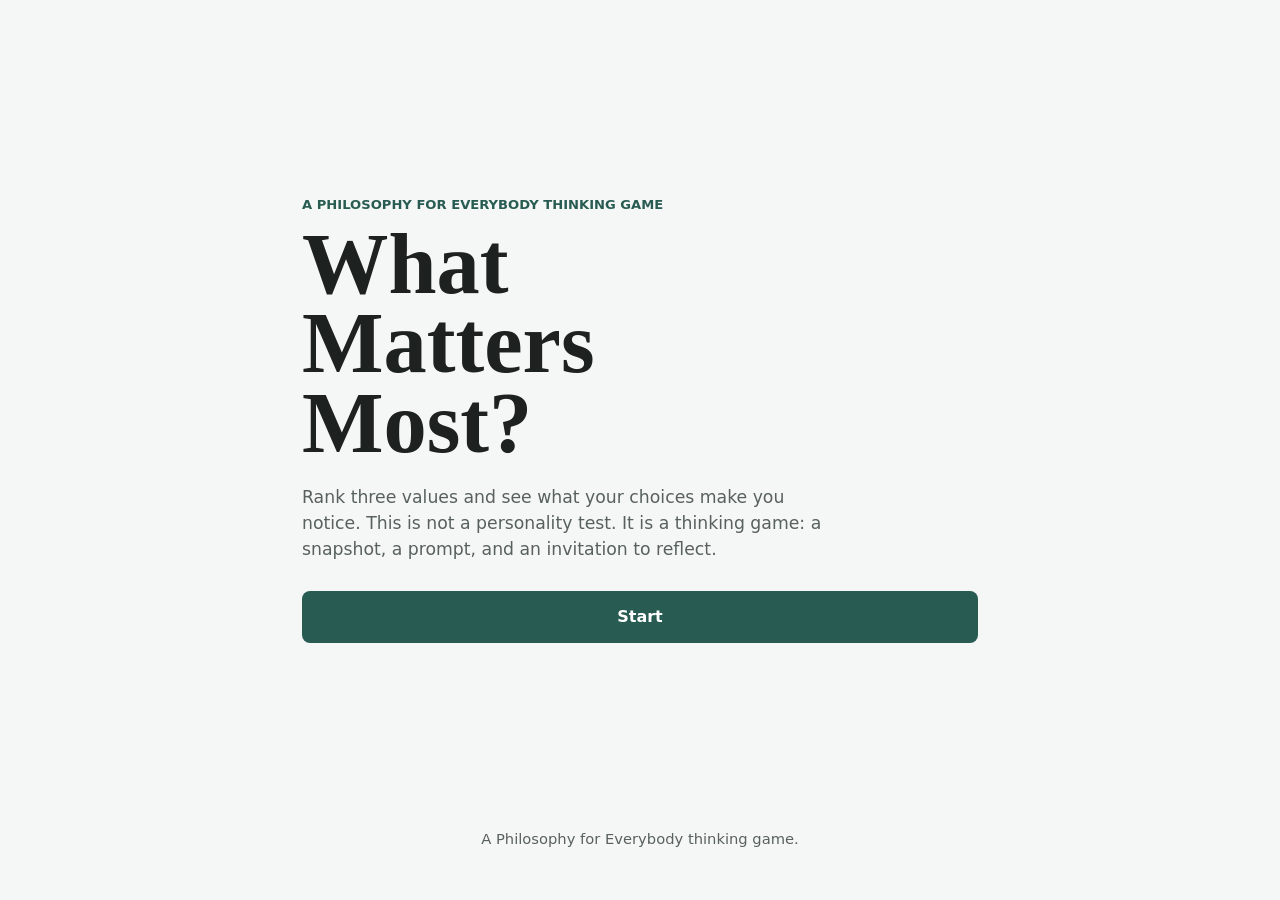
<file: p4erankinggamev2/what-matters-most/index.html>
<!doctype html>
<html lang="en">
  <head>
    <meta charset="utf-8" />
    <meta name="viewport" content="width=device-width, initial-scale=1" />
    <title>What Matters Most?</title>
    <link rel="stylesheet" href="styles.css" />
  </head>
  <body>
    <main class="app-shell" aria-live="polite">
      <section class="screen hero-screen" data-screen="landing">
        <p class="kicker">A Philosophy for Everybody thinking game</p>
        <h1>What Matters Most?</h1>
        <p class="intro">
          Rank three values and see what your choices make you notice. This is
          not a personality test. It is a thinking game: a snapshot, a prompt,
          and an invitation to reflect.
        </p>
        <button class="primary-button" type="button" data-action="start">
          Start
        </button>
      </section>

      <section class="screen" data-screen="ranking" hidden>
        <div class="screen-heading">
          <p class="step-label">Step 1 of 3</p>
          <h2>Rank the three values</h2>
          <p>
            Put them in order from most important to least important right now.
            You can change your mind — that’s part of thinking.
          </p>
        </div>
        <ol class="ranking-list" data-ranking-list></ol>
        <button class="primary-button" type="button" data-action="to-justify">
          Continue
        </button>
      </section>

      <section class="screen" data-screen="justification" hidden>
        <div class="screen-heading">
          <p class="step-label">Step 2 of 3</p>
          <h2>Why did you rank them this way?</h2>
          <p>
            Write a short explanation, a doubt, or the thought that tipped the
            order for you.
          </p>
        </div>
        <label class="text-area-label" for="justification">
          Your reflection
        </label>
        <textarea
          id="justification"
          name="justification"
          rows="7"
          placeholder="I ranked them this way because..."
          data-justification
        ></textarea>
        <div class="button-row">
          <button class="secondary-button" type="button" data-action="back-ranking">
            Back
          </button>
          <button class="primary-button" type="button" data-action="show-results">
            See snapshot
          </button>
        </div>
      </section>

      <section class="screen" data-screen="results" hidden>
        <div class="screen-heading">
          <p class="step-label">Step 3 of 3</p>
          <h2>Your snapshot</h2>
        </div>

        <section class="result-block" aria-labelledby="ranking-result-heading">
          <h3 id="ranking-result-heading">Final ranking</h3>
          <ol class="result-list" data-result-list></ol>
        </section>

        <section class="result-block" aria-labelledby="justification-result-heading">
          <h3 id="justification-result-heading">Your reflection</h3>
          <p class="reflection-output" data-reflection-output></p>
        </section>

        <p class="snapshot-note" id="snapshot-note"></p>

        <div class="button-row">
          <button class="secondary-button" type="button" data-action="back-justify">
            Back
          </button>
          <button class="primary-button" type="button" data-action="restart">
            Start again
          </button>
        </div>
      </section>
    </main>

    <footer>A Philosophy for Everybody thinking game.</footer>

    <script src="values.js"></script>
    <script src="app.js"></script>
  </body>
</html>
</file>
<file: p4erankinggamev2/what-matters-most/styles.css>
:root {
  --page: #f5f7f6;
  --ink: #1d211f;
  --muted: #58615d;
  --panel: #ffffff;
  --line: #d8dfdc;
  --accent: #285c52;
  --accent-strong: #173c36;
  --accent-soft: #e0eee9;
  --support: #a5632f;
  --support-soft: #fff3e7;
  --shadow: 0 14px 34px rgba(30, 32, 29, 0.1);
}

* {
  box-sizing: border-box;
}

[hidden] {
  display: none !important;
}

body {
  min-height: 100vh;
  margin: 0;
  color: var(--ink);
  background: var(--page);
  font-family:
    Inter, ui-sans-serif, system-ui, -apple-system, BlinkMacSystemFont, "Segoe UI",
    sans-serif;
  line-height: 1.5;
}

button,
textarea {
  font: inherit;
}

button {
  cursor: pointer;
}

button:focus-visible,
textarea:focus-visible {
  outline: 3px solid var(--support);
  outline-offset: 3px;
}

.app-shell {
  width: min(100%, 720px);
  min-height: calc(100vh - 72px);
  margin: 0 auto;
  padding: 24px 16px 18px;
  display: grid;
  align-items: center;
}

.screen {
  width: 100%;
}

.hero-screen {
  min-height: 64vh;
  display: flex;
  flex-direction: column;
  justify-content: center;
}

.kicker,
.step-label {
  margin: 0 0 10px;
  color: var(--accent);
  font-size: 0.82rem;
  font-weight: 700;
  letter-spacing: 0;
  text-transform: uppercase;
}

h1,
h2,
h3,
p {
  overflow-wrap: anywhere;
}

h1 {
  max-width: 10ch;
  margin: 0;
  font-family: Georgia, "Times New Roman", serif;
  font-size: clamp(3rem, 13vw, 5.4rem);
  line-height: 0.92;
  letter-spacing: 0;
}

h2 {
  margin: 0;
  font-family: Georgia, "Times New Roman", serif;
  font-size: clamp(2rem, 8vw, 3.4rem);
  line-height: 1;
  letter-spacing: 0;
}

h3 {
  margin: 0 0 12px;
  font-size: 1rem;
  letter-spacing: 0;
}

.intro {
  max-width: 34rem;
  margin: 22px 0 28px;
  color: var(--muted);
  font-size: 1.08rem;
}

.screen-heading {
  margin-bottom: 22px;
}

.screen-heading p:not(.step-label) {
  margin: 12px 0 0;
  color: var(--muted);
}

.primary-button,
.secondary-button,
.icon-button {
  border: 0;
  border-radius: 8px;
  min-height: 48px;
  font-weight: 750;
}

.primary-button {
  width: 100%;
  padding: 14px 18px;
  color: #ffffff;
  background: var(--accent);
}

.primary-button:hover {
  background: var(--accent-strong);
}

.secondary-button {
  padding: 12px 16px;
  color: var(--accent-strong);
  background: var(--accent-soft);
}

.icon-button {
  min-width: 56px;
  padding: 10px 12px;
  color: var(--accent-strong);
  background: var(--accent-soft);
  font-size: 1.18rem;
}

.icon-button:disabled {
  cursor: not-allowed;
  color: #8e9692;
  background: #ecefed;
}

.ranking-list,
.result-list {
  margin: 0;
  padding: 0;
}

.ranking-list {
  display: grid;
  gap: 12px;
  margin-bottom: 18px;
  list-style: none;
}

.value-card {
  display: grid;
  grid-template-columns: 42px minmax(0, 1fr);
  gap: 12px;
  align-items: center;
  min-height: 104px;
  padding: 14px;
  border: 1px solid var(--line);
  border-radius: 8px;
  background: var(--panel);
  box-shadow: var(--shadow);
}

.rank-number {
  display: grid;
  place-items: center;
  width: 34px;
  height: 34px;
  border-radius: 50%;
  color: #ffffff;
  background: var(--accent);
  font-weight: 800;
}

.value-card strong {
  min-width: 0;
  font-size: 1.35rem;
}

.card-controls {
  grid-column: 1 / -1;
  display: grid;
  grid-template-columns: 1fr 1fr;
  gap: 10px;
}

.text-area-label {
  display: block;
  margin-bottom: 8px;
  font-weight: 750;
}

textarea {
  display: block;
  width: 100%;
  resize: vertical;
  min-height: 170px;
  padding: 14px;
  color: var(--ink);
  border: 1px solid var(--line);
  border-radius: 8px;
  background: var(--panel);
  box-shadow: var(--shadow);
}

.button-row {
  display: grid;
  grid-template-columns: 1fr;
  gap: 10px;
  margin-top: 16px;
}

.result-block {
  margin: 0 0 16px;
  padding: 16px;
  border: 1px solid var(--line);
  border-radius: 8px;
  background: var(--panel);
  box-shadow: var(--shadow);
}

.result-list {
  padding-left: 1.35rem;
}

.result-list li + li {
  margin-top: 8px;
}

.reflection-output {
  min-height: 48px;
  margin: 0;
  color: var(--muted);
  white-space: pre-wrap;
}

.snapshot-note {
  margin: 18px 0 0;
  padding: 16px;
  border-left: 4px solid var(--support);
  border-radius: 0 8px 8px 0;
  color: #58310f;
  background: var(--support-soft);
}

footer {
  width: min(100%, 720px);
  margin: 0 auto;
  padding: 0 16px 24px;
  color: var(--muted);
  font-size: 0.92rem;
  text-align: center;
}

@media (min-width: 560px) {
  .app-shell {
    padding: 34px 22px 24px;
  }

  .primary-button {
    width: auto;
    min-width: 180px;
  }

  .value-card {
    grid-template-columns: 42px minmax(0, 1fr) auto;
    min-height: 82px;
  }

  .card-controls {
    grid-column: auto;
    grid-template-columns: auto auto;
  }

  .button-row {
    grid-template-columns: auto auto;
    justify-content: start;
  }
}
</file>
